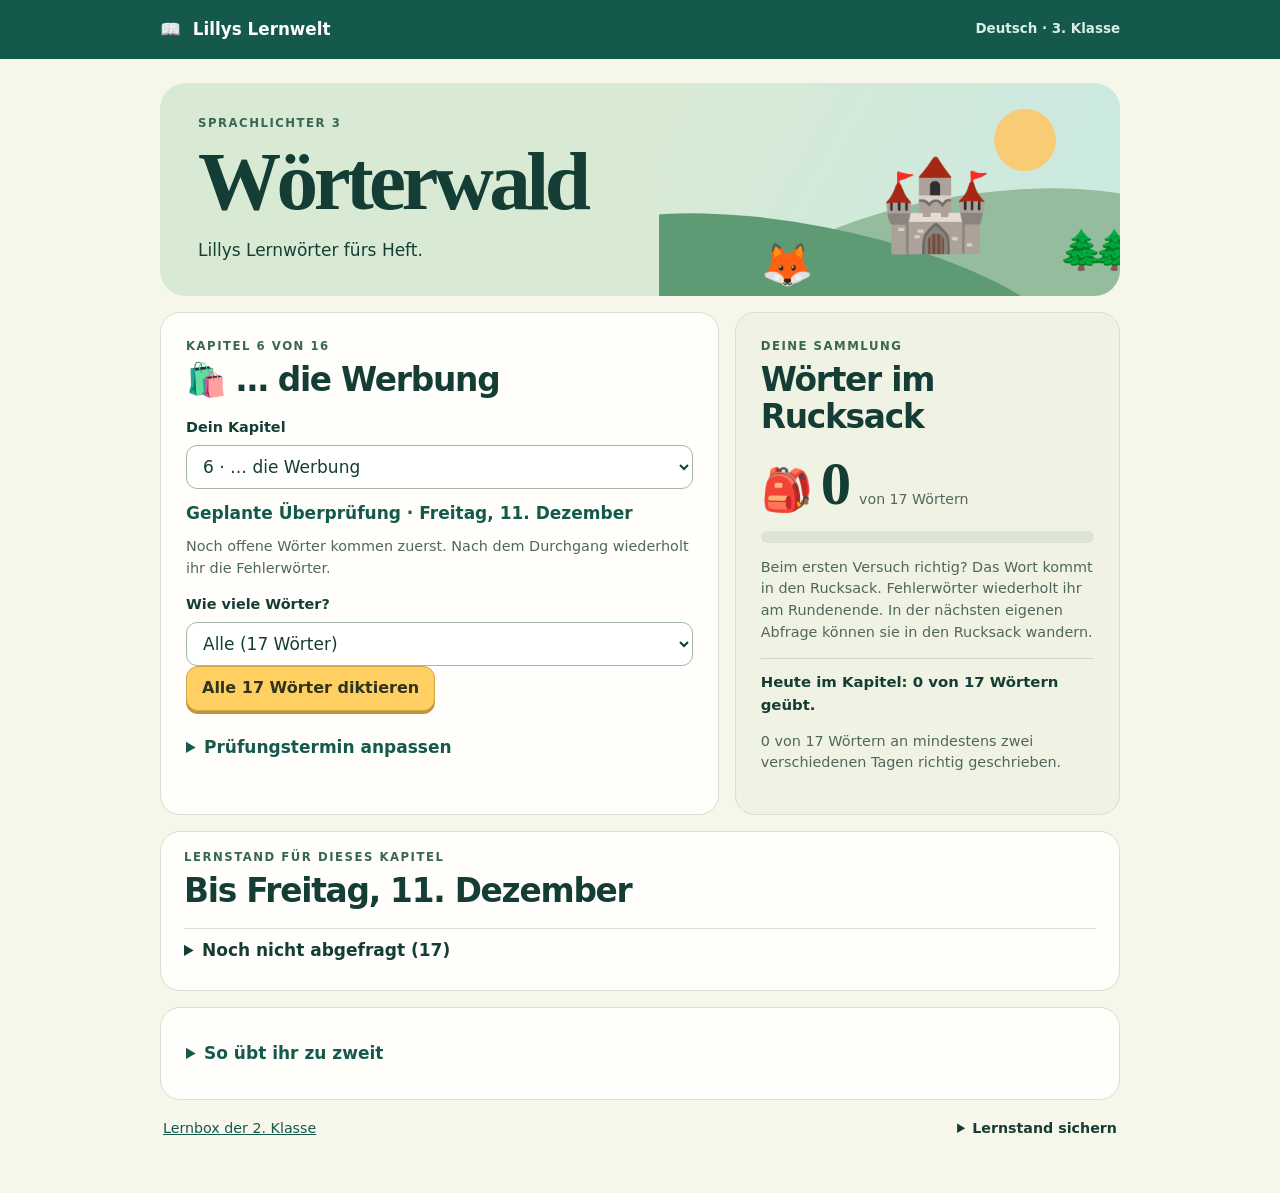
<file: lernkarten/index.html>
<!doctype html>
<html lang="de-AT">
<head>
<meta charset="utf-8">
<meta name="viewport" content="width=device-width,initial-scale=1">
<meta name="theme-color" content="#14554a">
<title>Wörterwald · Lillys Lernwelt</title>
<link rel="stylesheet" href="woerterwald.css?v=wortauswahl-3">
</head>
<body>
<header><div class="bar"><a class="brand" href="../index.html"><span aria-hidden="true">📖</span> Lillys Lernwelt</a><span>Deutsch · 3. Klasse</span></div></header>
<main id="app">
<section id="home">
  <div class="cover">
    <div class="cover-copy"><p class="over">Sprachlichter 3</p><h1>Wörterwald</h1><p>Lillys Lernwörter fürs Heft.</p></div>
    <div class="scene" aria-hidden="true"><i class="sun"></i><i class="hill far"></i><i class="hill near"></i><span class="castle">🏰</span><span class="trees">🌲🌲</span><span class="fox">🦊</span></div>
  </div>
  <div class="layout">
    <section class="panel mission"><div class="over" id="chapter-tag"></div><h2 id="chapter-title"></h2>
      <div class="controls"><label for="chapter">Dein Kapitel</label><select id="chapter"></select></div>
      <p id="test-label" class="exam-line"></p>
      <p class="hint" id="daily-plan"></p>
      <div class="controls"><label for="round-size">Wie viele Wörter?</label><select id="round-size"></select></div>
      <button class="primary" id="start">Alle Wörter diktieren</button> <button id="errors-home" hidden>Nur Fehlerwörter üben</button>
      <details class="planning"><summary>Prüfungstermin anpassen</summary>
        <label for="exam-date">Termin für das gewählte Kapitel</label><input type="date" id="exam-date" min="2020-01-01" max="2099-12-31">
        <button id="set-exam" type="button">Termin speichern</button><p class="hint">Ab diesem Termin schlägt die App alle zwei Wochen das nächste Kapitel vor. Bei Ferien oder einer Änderung kannst du den Termin verschieben.</p><p id="plan-status" role="status"></p>
      </details>
    </section>
    <aside class="panel collection"><p class="over">Deine Sammlung</p><h2>Wörter im Rucksack</h2><div class="count"><span aria-hidden="true">🎒</span><strong id="mastered">0</strong><small id="out-of"></small></div><progress id="mastery" value="0" max="20" aria-label="Gesammelte Wörter im Kapitel"></progress>
      <p class="hint">Beim ersten Versuch richtig? Das Wort kommt in den Rucksack. Fehlerwörter wiederholt ihr am Rundenende. In der nächsten eigenen Abfrage können sie in den Rucksack wandern.</p><p id="today" class="today"></p><p id="day-confidence" class="hint"></p>
    </aside>
  </div>
  <section class="panel words" aria-labelledby="weekly-title"><p class="over">Lernstand für dieses Kapitel</p><h2 id="weekly-title"></h2><div id="word-list"></div></section>
  <details class="panel planning learning-help"><summary>So übt ihr zu zweit</summary>
    <p>Setzt euch an einen ruhigen Tisch. Du hast das Handy, Lilly ihr Heft. Plant für fünf Wörter etwa fünf bis zehn Minuten ein. Wenn die Konzentration nachlässt, könnt ihr früher aufhören.</p>
    <p>Lies das Wort vor und lass Lilly zuerst selbst schreiben. Bei einem Fehler deckst du die Lösung auf. Schaut euch die schwierige Stelle an, deckt sie wieder zu und lasst Lilly das Wort aus dem Kopf schreiben.</p>
    <p>Ein Beispielsatz ist freiwillig. Lies ihn erst ganz, dann in kurzen Teilen vor. Vergleicht das Lernwort, den Satzanfang und das Satzzeichen. Am nächsten Tag könnt ihr das Wort noch einmal aus dem Kopf versuchen.</p>
  </details>
  <footer><a href="klasse2.html">Lernbox der 2. Klasse</a><details><summary>Lernstand sichern</summary><p>Dein Wörterwald speichert auf diesem Gerät. Mit einer Sicherung kannst du auf einem anderen Gerät weiterüben.</p><button id="export">Sicherung laden</button> <label class="file">Sicherung einlesen<input id="import" type="file" accept=".json,application/json"></label><p id="backup-status" role="status"></p></details></footer>
</section>
<section id="play" hidden class="panel practice">
  <button class="back" id="stop">← Zur Übersicht</button><div class="round-info"><span id="round-meta"></span><span id="steps"></span></div><progress id="round-progress" value="0" max="5" aria-label="Rundenfortschritt"></progress>
  <div id="card" aria-live="polite"></div><div class="actions" id="actions"></div>
</section>
<section id="result" hidden class="panel end" aria-live="polite"><span class="big-art" aria-hidden="true">🎒</span><p class="over">Runde geschafft</p><h2 tabindex="-1" id="end-title">Gut geübt, Lilly!</h2><p id="score"></p><p id="retry-score"></p><div id="souvenirs"></div><details class="planning sentence-end" id="end-example"><summary>Ein Satz zum Abschluss</summary><p id="last-sentence"></p><small>Ins Heft diktieren. Prüft das Lernwort, den Satzanfang und den Punkt.</small></details><button id="errors-end" hidden>Nur Fehlerwörter üben</button> <button class="primary" id="again">Nächste Runde</button> <button id="done">Zur Übersicht</button></section>
<p id="storage-note" role="status"></p></main>
<script src="woerter.js?v=wortauswahl-3"></script><script src="beispielsaetze.js?v=wortauswahl-3"></script><script src="lernplan.js?v=wortauswahl-3"></script><script src="wortstand.js?v=wortauswahl-3"></script><script src="woerterwald.js?v=wortauswahl-3"></script>
</body></html>
</file>
<file: lernkarten/woerterwald.css>
:root {
  color-scheme: light;
  --ink: #143e35;
  --muted: #4f675d;
  --green: #14594c;
  --gold: #ffcf61;
  --line: #d9ded2;
  --bg: #f7f6eb;
}

* {
  box-sizing: border-box;
}

body {
  margin: 0;
  background: var(--bg);
  color: var(--ink);
  font: 17px/1.5 "Avenir Next",Nunito,system-ui,sans-serif;
}

header {
  background: var(--green);
  color: #fff;
}

.bar,main {
  width: min(960px,calc(100% - 32px));
  margin: auto;
}

.bar {
  min-height: 59px;
  display: flex;
  align-items: center;
  justify-content: space-between;
  font-weight: 650;
}

.bar>span {
  font-size: .84rem;
  color: #d9eee5;
}

.brand {
  font-size: 1.05rem;
  color: white;
  text-decoration: none;
  font-weight: 800;
}

.brand span {
  margin-right: 6px;
}

main {
  padding: 24px 0 35px;
}

h1,h2,p {
  margin-top: 0;
}

h1,h2 {
  line-height: 1.12;
  letter-spacing: -.038em;
}

h1 {
  font: 700 clamp(2.75rem,7vw,5.2rem)/1.02 Georgia,serif;
  margin: 6px 0 15px;
  letter-spacing: -.055em;
}

h2 {
  font-size: clamp(1.5rem,3vw,2.05rem);
  margin: 7px 0 18px;
}

.cover {
  border-radius: 26px;
  overflow: hidden;
  position: relative;
  isolation: isolate;
  background: #d9ead4;
  display: flex;
  min-height: 205px;
  align-items: center;
}

.cover-copy {
  padding: 32px 38px;
  width: 65%;
  position: relative;
  z-index: 1;
}

.cover-copy p:last-child {
  margin: 0;
  max-width: 370px;
}

.over {
  font-weight: 800;
  text-transform: uppercase;
  font-size: .73rem;
  letter-spacing: .13em;
  margin: 0;
  color: #386655;
}

.scene {
  position: absolute;
  inset: 0 0 0 52%;
  overflow: hidden;
  background: linear-gradient(120deg,transparent,#c9e9e2);
}

.hill,.sun,.scene span {
  position: absolute;
}

.sun {
  width: 62px;
  height: 62px;
  border-radius: 50%;
  background: #f8cc75;
  right: 14%;
  top: 12%;
}

.hill {
  border-radius: 65% 85% 0 0;
  transform: rotate(-12deg);
  bottom: -45%;
}

.far {
  width: 108%;
  height: 93%;
  right: -22%;
  background: #95bd9d;
}

.near {
  width: 115%;
  height: 81%;
  left: -24%;
  background: #5e9b75;
  bottom: -48%;
  transform: rotate(9deg);
}

.castle {
  font-size: clamp(56px,8vw,90px);
  right: 28%;
  bottom: 22%;
  line-height: 1;
}

.trees {
  font-size: 38px;
  right: -4px;
  bottom: 8%;
  letter-spacing: -14px;
}

.fox {
  font-size: 42px;
  left: 22%;
  bottom: 0;
}

.layout {
  display: grid;
  grid-template-columns: 1.45fr 1fr;
  gap: 16px;
  margin: 16px 0;
}

.panel {
  background: #fffefa;
  border: 1px solid var(--line);
  border-radius: 20px;
  padding: 25px;
}

.collection {
  background: #f0f2e3;
}

.controls {
  display: grid;
  gap: 6px;
}

label,summary {
  font-weight: 700;
}

label {
  font-size: .9rem;
}

select {
  font: inherit;
  border: 1px solid #a5b8a7;
  border-radius: 11px;
  background: white;
  color: var(--ink);
  padding: 10px 12px;
  max-width: 100%;
  width: 100%;
}

.file,button {
  display: inline-flex;
  align-items: center;
  justify-content: center;
  gap: .4em;
  color: var(--ink);
  font-family: inherit;
  font-size: .94rem;
  line-height: 1.3;
  font-weight: 750;
  border: 1px solid #bdcebc;
  background: white;
  padding: 11px 15px;
  border-radius: 12px;
  cursor: pointer;
  min-height: 44px;
}

button {
  font-size: 1rem;
}

button:hover,.file:hover {
  background: #e7eedf;
}

button.primary {
  background: var(--gold);
  border: 1px solid #d1a747;
  color: #2e341d;
  box-shadow: 0 3px 0 #be9540;
}

.primary:active {
  transform: translateY(2px);
  box-shadow: none;
}

button:focus-visible,a:focus-visible,summary:focus-visible,select:focus-visible,input:focus-visible,.file:focus-within {
  outline: 3px solid #923f90;
  outline-offset: 3px;
}

.hint {
  color: var(--muted);
  font-size: .9rem;
  margin: 10px 0 15px;
}

.count {
  display: flex;
  align-items: baseline;
  flex-wrap: wrap;
  gap: 8px;
}

.count>span {
  font-size: 2.6rem;
}

.count strong {
  font: 700 3.8rem/1 Georgia,serif;
}

.count small {
  color: var(--muted);
}

progress {
  width: 100%;
  height: 12px;
  appearance: none;
  border: none;
  border-radius: 20px;
  background: #dce4d5;
  overflow: hidden;
}

progress::-webkit-progress-bar {
  background: #dce4d5;
}

progress::-webkit-progress-value {
  background: #408568;
  border-radius: 20px;
}

progress::-moz-progress-bar {
  background: #408568;
}

.today {
  border-top: 1px solid #cdd8c5;
  padding-top: 12px;
  font-weight: 650;
  font-size: .93rem;
}

.words summary,footer summary {
  cursor: pointer;
}

.words details {
  padding: 9px 0;
  border-top: 1px solid var(--line);
}

.words details[open] summary {
  margin-bottom: 5px;
}

.words ul {
  margin: 0;
  padding-left: 20px;
}

.words li {
  padding: 2px 0;
}

.words {
  padding: 17px 23px;
}

footer {
  display: flex;
  align-items: start;
  justify-content: space-between;
  gap: 16px;
  margin: 18px 3px;
  font-size: .89rem;
  flex-wrap: wrap;
}

footer details {
  max-width: 440px;
}

footer p {
  margin: .6em 0;
}

a {
  color: var(--green);
}

.file input {
  width: 1px;
  opacity: 0;
  position: absolute;
}

.practice,.end {
  max-width: 710px;
  margin: 10px auto;
}

.back {
  border: 0;
  padding-left: 0;
  background: transparent;
}

.round-info {
  display: flex;
  justify-content: space-between;
  gap: 10px;
  flex-wrap: wrap;
  font-size: .9rem;
  color: var(--muted);
  font-weight: 700;
  margin: 12px 0 4px;
}

#card {
  padding: 27px 0 18px;
  min-height: 187px;
}

#card h2 {
  font-size: clamp(1.7rem,4.2vw,2.75rem);
  margin: 12px 0 8px;
}

#card p {
  margin: 8px 0;
}

.answer,.feedback {
  border-radius: 12px;
  padding: 12px 15px;
  background: #e6f2e3;
}

.feedback.retry {
  background: #fcf0d1;
}

.actions {
  display: flex;
  flex-wrap: wrap;
  gap: 10px;
  align-items: center;
}

.end {
  text-align: center;
  padding: 35px 22px;
}

.end button {
  margin: 8px 4px;
}

.big-art {
  font-size: 3.8rem;
}

.word-chip {
  display: inline-block;
  margin: 3px 4px;
  padding: 4px 10px;
  border-radius: 16px;
  background: #e7efdf;
  font-weight: 650;
}

#storage-note:empty {
  display: none;
}

[hidden] {
  display: none!important;
}

@media(max-width:640px) {
  .bar,main {
    width: min(100% - 22px,960px);
  }
  main {
    padding-top: 12px;
  }
  .cover {
    min-height: 160px;
  }
  .cover-copy {
    width: 70%;
    padding: 21px;
  }
  .scene {
    left: 61%;
  }
  .castle {
    right: 15%;
    bottom: 25%;
  }
  .fox {
    font-size: 30px;
    left: 6%;
  }
  .trees {
    font-size: 27px;
  }
  .cover-copy p:last-child {
    font-size: .94rem;
  }
  .layout {
    grid-template-columns: 1fr;
    gap: 10px;
    margin: 10px 0;
  }
  .panel {
    padding: 18px;
  }
  .collection h2 {
    font-size: 1.4rem;
    margin-bottom: 4px;
  }
  .count strong {
    font-size: 2.5rem;
  }
  .count>span {
    font-size: 1.8rem;
  }
  .today {
    margin-bottom: 0;
  }
  .bar>span {
    font-size: .72rem;
  }
  .practice,.end {
    margin: 0 auto;
  }
  .actions button {
    flex: 1 1 auto;
  }
  .mission>.primary {
    width: 100%;
  }
}

.exam-line { margin: 12px 0 0; font-weight: 750; color: var(--green); }
.planning { margin: 16px 0 0; }
.planning summary, .example summary { cursor: pointer; color: var(--green); padding: 8px 0; }
.planning label { display: block; margin: 12px 0 5px; }
.planning input[type=date] { font: inherit; padding: 8px; border: 1px solid var(--line); border-radius: 8px; max-width: 100%; }
.planning button { margin: 6px 0; }
.planning p:last-child:empty { display: none; }
.example, .sentence-end { padding: 2px 14px; border: 1px solid var(--line); border-radius: 12px; }
#card .example p, #last-sentence { font-size: 1.12rem; margin: 5px 0 12px; }
.sentence-end { text-align: left; margin: 12px 0; }
.sentence-end small { display: block; margin: 0 0 12px; }
</file>
